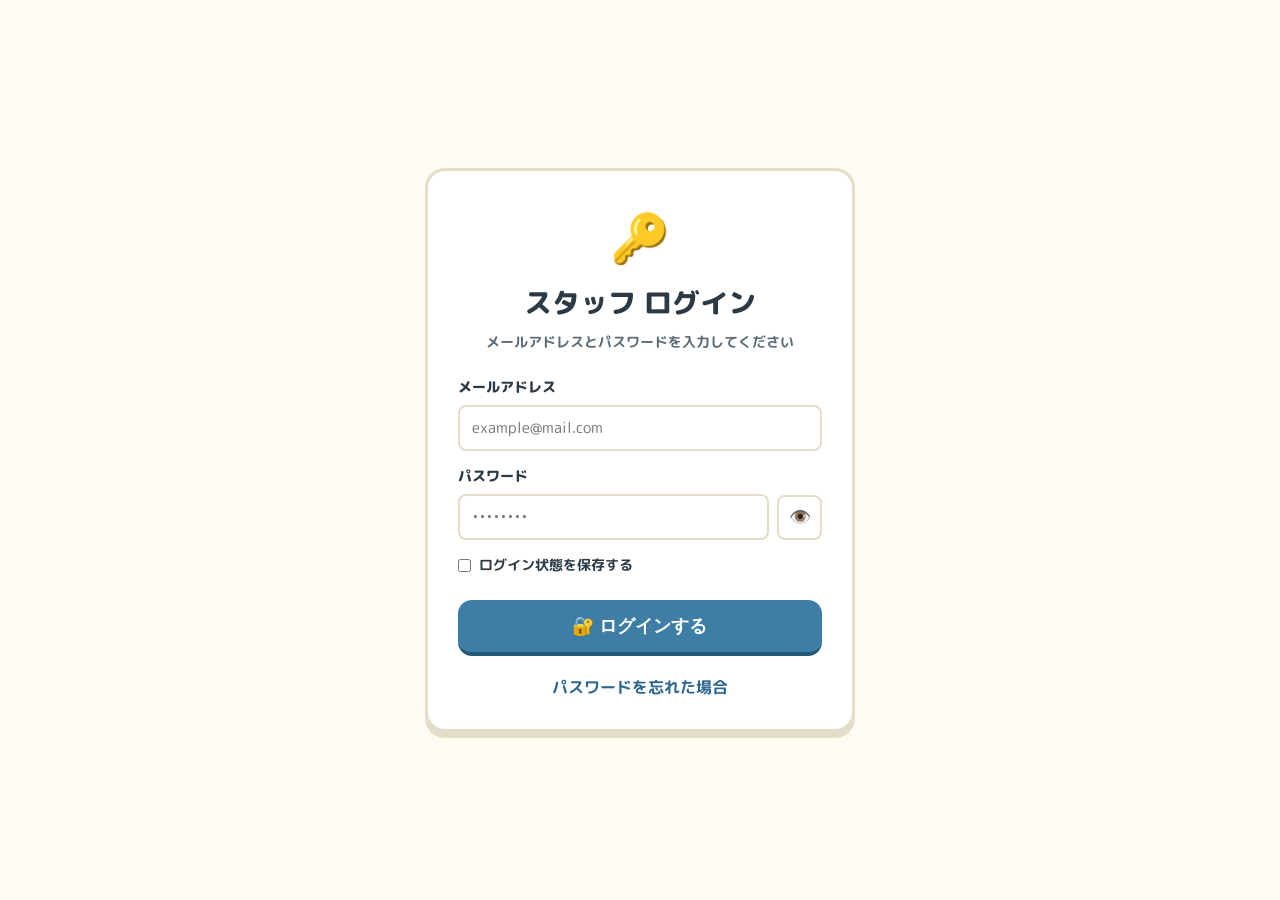
<file: target/classes/static/login.html>
<!DOCTYPE html>
<html lang="ja">
<head>
    <meta charset="UTF-8">
    <meta name="viewport" content="width=device-width, initial-scale=1.0">
    <title>スタッフ用 - ログイン画面</title>
    <link rel="stylesheet" href="login.css">
</head>
<body>

    <div id="app" class="login-page-container">
        
        <section class="card login-card">
            <div class="login-header">
                <span class="login-logo-emoji">🔑</span>
                <h2 class="login-title">スタッフ ログイン</h2>
                <p class="login-subtitle">メールアドレスとパスワードを入力してください</p>
            </div>

            <div id="login-error-msg" class="login-error-box" style="display: none;">
                ⚠️ メールアドレスかパスワードが間違っています
            </div>

            <form id="login-form" onsubmit="handleLogin(event)">
                
                <div class="form-row-group">
                    <label class="form-label-txt" for="login-email">メールアドレス</label>
                    <input type="email" id="login-email" class="standard-input" placeholder="example@mail.com" required autocomplete="email">
                </div>

                <div class="form-row-group" style="margin-top: 15px;">
                    <label class="form-label-txt" for="login-password">パスワード</label>
                    <div class="password-input-wrapper">
                        <input type="password" id="login-password" class="standard-input" placeholder="••••••••" required autocomplete="current-password">
                        <button type="button" class="btn-toggle-password" onclick="togglePasswordVisibility()">👁️</button>
                    </div>
                </div>

                <div class="login-options" style="margin-top: 15px;">
                    <label class="checkbox-label">
                        <input type="checkbox" id="remember-me"> ログイン状態を保存する
                    </label>
                </div>

                <div style="margin-top: 25px;">
                    <button type="submit" class="btn btn-blue" style="max-width: 100%; margin-bottom: 0;">
                        🔐 ログインする
                    </button>
                </div>

            </form>

            <div class="login-footer-links">
                <a href="#" class="login-link" onclick="alert('管理者にお問い合わせください')">パスワードを忘れた場合</a>
            </div>
        </section>

    </div>

    <script src="login.js"></script>
</body>
</html>
</file>
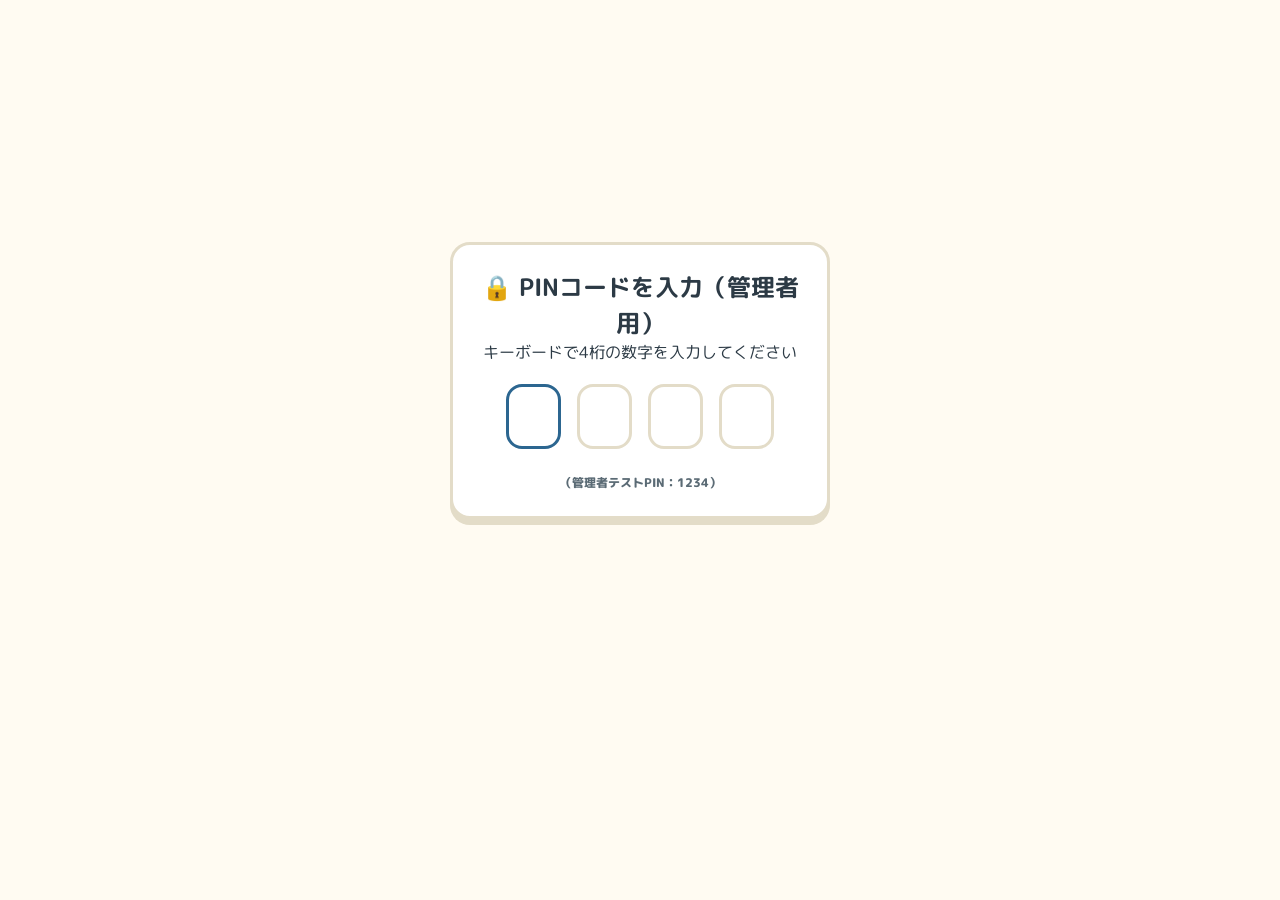
<file: target/classes/static/admin/admin.html>
<!DOCTYPE html>
<html lang="ja">
<head>
    <meta charset="UTF-8">
    <meta name="viewport" content="width=device-width, initial-scale=1.0">
    <title>タスク管理システム - 管理者画面</title>
    <link rel="stylesheet" href="admin.css">
    <script src="admin.js" defer></script>
</head>
<body>

    <div id="app">
        
        <div id="pin-screen" class="pin-screen-container">
            <div class="card pin-card">
                <h2 class="pin-title">🔒 PINコードを入力（管理者用）</h2>
                <p class="pin-subtitle">キーボードで4桁の数字を入力してください</p>
                
                <input type="password" id="hidden-pin-input" maxlength="4" inputmode="numeric" oninput="handlePinInput(event)">

                <div class="pin-display">
                    <div class="pin-box-slot active-focus" id="slot-0"></div>
                    <div class="pin-box-slot" id="slot-1"></div>
                    <div class="pin-box-slot" id="slot-2"></div>
                    <div class="pin-box-slot" id="slot-3"></div>
                </div>
                <p style="font-size:12px; color:var(--ink-soft); font-weight:800; margin-top: 25px;">（管理者テストPIN：1234）</p>
            </div>
        </div>

        <div id="main-screen" style="display: none;">
            <header>
                <div class="header-left"><div class="datetime-box">📝 タスク管理センター【管理者】</div></div>
                <div class="easy-settings">
                    <div class="current-user-trigger" onclick="logOut()">
                        <div id="current-user-avatar" class="user-avatar-circle">田</div>
                        <span id="current-user-name" class="user-name-txt">田中さん</span>
                    </div>
                </div>
            </header>

            <div class="grid-layout">
                <section class="card">
                    <h2 class="section-title">✍️ 新しいタスクを作る</h2>
                    <form onsubmit="createNewTask(event)">
                        <div class="form-row-group">
                            <label class="form-label-txt">タスクの大まかな内容（タイトル）</label>
                            <input type="text" id="task-title" class="standard-input" placeholder="例：レジの精算と現金確認" required>
                        </div>
                        <div class="form-row-group" style="margin-top:15px;">
                            <label class="form-label-txt">詳細な内容（メモ・手順）</label>
                            <textarea id="task-detail" class="standard-input" rows="4" placeholder="例：点検レシートを出して、金庫の額面と一致しているか数える。" required></textarea>
                        </div>
                        <button type="submit" class="btn-blue" style="margin-top:20px;">✨ タスクを登録する</button>
                    </form>
                </section>

                <div style="display:flex; flex-direction:column; gap:20px;">
                    <section class="card">
                        <h2 class="section-title" style="color: var(--shift-blue-dark);">⏳ やること一覧（未達成）</h2>
                        <div id="todo-list"></div>
                    </section>
                    <section class="card">
                        <h2 class="section-title" style="color: var(--pink-dark);">✅ 終了したタスク</h2>
                        <div id="done-list"></div>
                    </section>
                </div>
            </div>
        </div>
    </div>

</body>
</html>
</file>
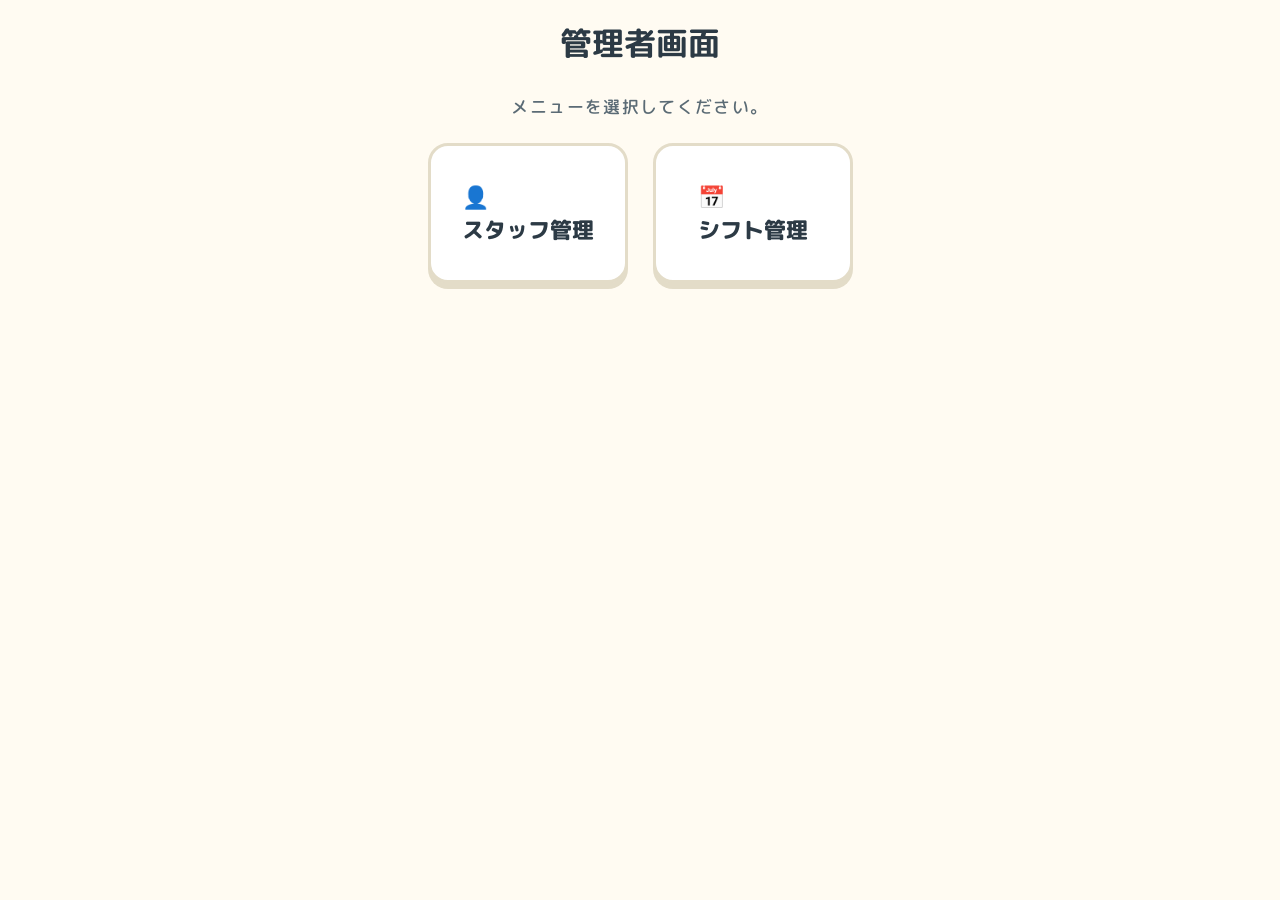
<file: target/classes/static/admin/index-admin.html>
<!DOCTYPE html>
<html lang="ja">
<head>
    <meta charset="UTF-8">
    <meta name="viewport" content="width=device-width, initial-scale=1.0">
    <title>管理者画面</title>
    <link rel="stylesheet" href="admin.css">
</head>
<body>

    <div class="container">

        <h1>管理者画面</h1>

        <p class="description">
            メニューを選択してください。
        </p>

        <div class="menu">

            <a href="staff.html" class="menu-button">
                👤<br>
                スタッフ管理
            </a>

            <a href="shift-make.html" class="menu-button">
                📅<br>
                シフト管理
            </a>

        </div>

    </div>

</body>
</html>
</file>
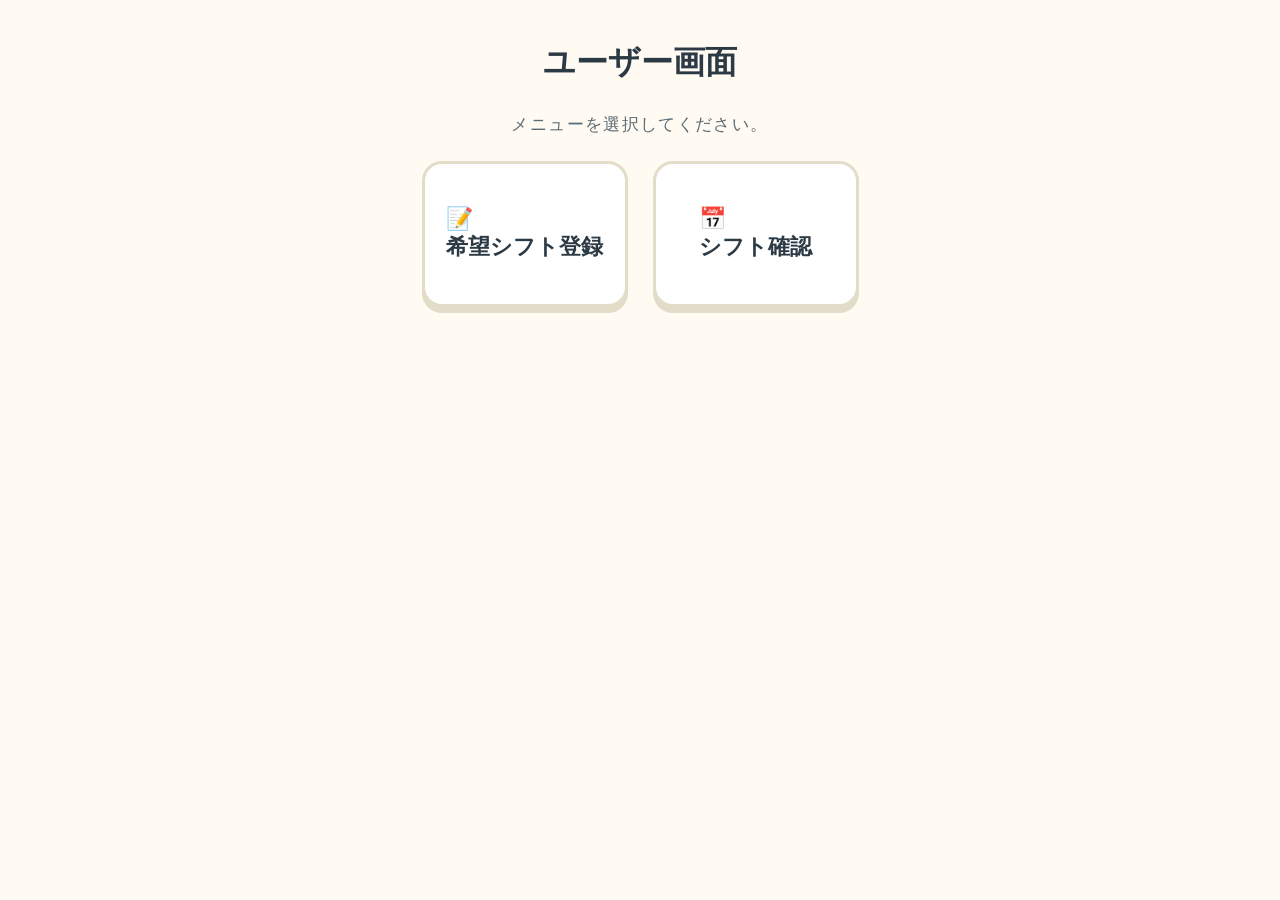
<file: target/classes/static/user/index-user.html>
<!DOCTYPE html>
<html lang="ja">
<head>
    <meta charset="UTF-8">
    <meta name="viewport" content="width=device-width, initial-scale=1.0">
    <title>ユーザー画面</title>
    <link rel="stylesheet" href="user.css">
</head>
<body>

    <div class="container">

        <h1>ユーザー画面</h1>

        <p class="description">
            メニューを選択してください。
        </p>

        <div class="menu">
            <a href="shift-request.html" class="menu-button">
                📝<br>
                希望シフト登録
            </a>

            <a href="" class="menu-button">
                📅<br>
                シフト確認
            </a>

        </div>

    </div>

</body>
</html>
</file>
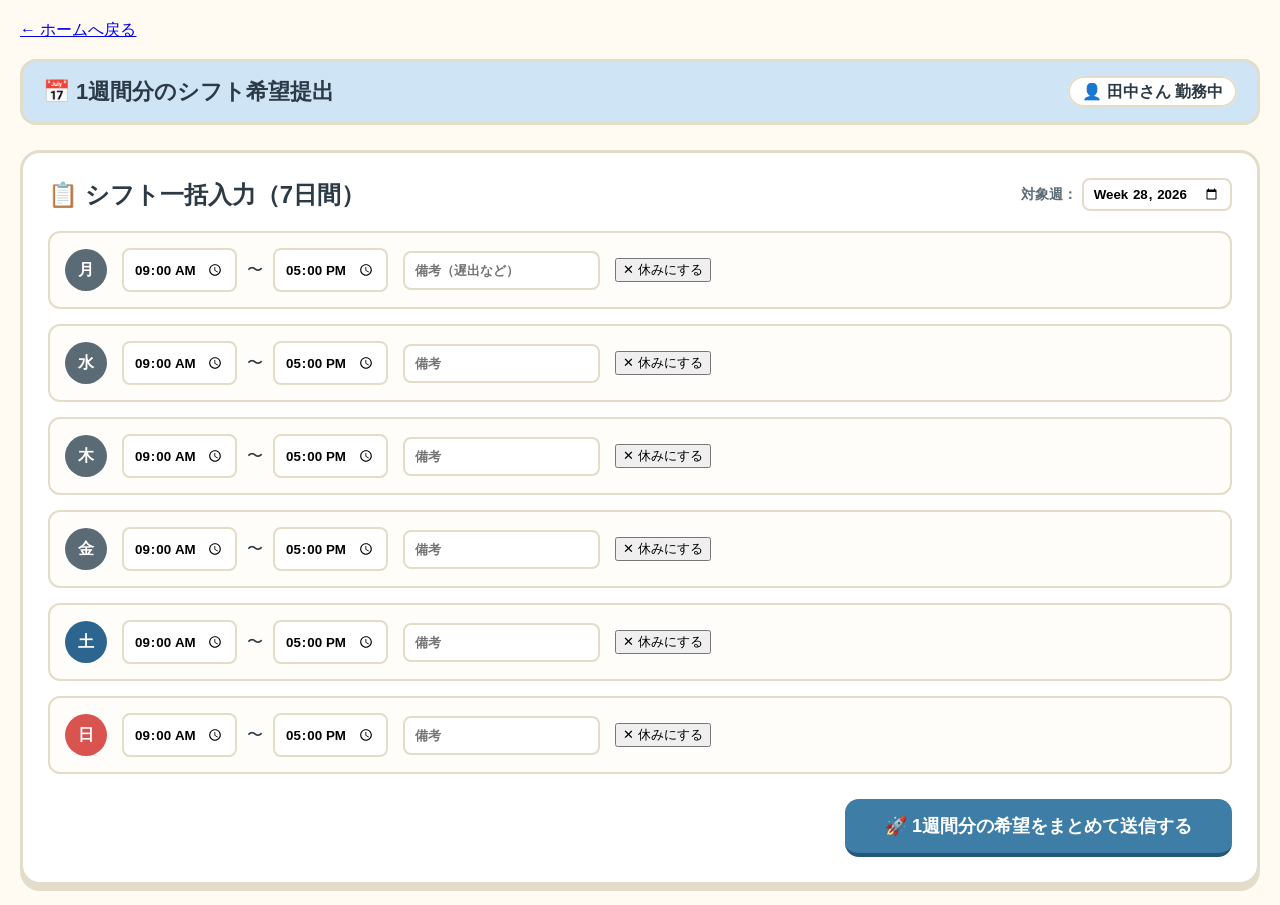
<file: target/classes/static/user/shift-request.html>
<!DOCTYPE html>
<html lang="ja">
<head>
    <meta charset="UTF-8">
    <meta name="viewport" content="width=device-width, initial-scale=1.0">
    <title>スタッフ用 - 1週間シフト希望提出</title>
    <link rel="stylesheet" href="user.css"> <!--[cite: 3] -->
</head>
<body>

    <div id="app"> <!--[cite: 3] -->

        <a href="index-user.html">← ホームへ戻る</a> <!--[cite: 3] -->
        <br><br> <!--[cite: 3] -->
        <header> <!--[cite: 3] -->
            <div class="header-left"> <!--[cite: 3] -->
                <div class="datetime-box"> <!--[cite: 3] -->
                    <span>📅 1週間分のシフト希望提出</span> <!--[cite: 3] -->
                </div>
            </div>
            
            <div class="easy-settings"> <!--[cite: 3] -->
                <span id="login-user-display" style="font-weight: 800; background: var(--white); padding: 5px 12px; border-radius: 20px; border: 2px solid var(--card-border);">👤 田中さん 勤務中</span> <!--[cite: 3] -->
            </div>
        </header> <!--[cite: 3] -->

        <main class="grid-layout" style="grid-template-columns: 1fr;"> <!--[cite: 3] -->
            
            <section class="card"> <!--[cite: 3] -->
                <div style="display: flex; justify-content: space-between; align-items: center; margin-bottom: 20px;"> <!--[cite: 3] -->
                    <h2 class="section-title title-blue" style="margin: 0;">📋 シフト一括入力（7日間）</h2> <!--[cite: 3] -->
                    <div> <!--[cite: 3] -->
                        <span style="font-weight: 700; font-size: 14px; color: var(--ink-soft);">対象週：</span> <!--[cite: 3] -->
                        <input type="week" id="target-week" class="standard-input" value="2026-W28" style="width: auto; padding: 6px 10px;"> <!--[cite: 3] -->
                    </div>
                </div>
                
                <form id="weekly-shift-form" onsubmit="submitWeeklyShift(event)"> <!--[cite: 3] -->
                    
                    <div class="weekly-rows-container"> <!--[cite: 3] -->
                        
                        <!-- 月曜日 -->
                        <div class="day-row" id="row-mon"> <!--[cite: 3] -->
                            <div class="day-badge mon">月</div> <!--[cite: 3] -->
                            <div class="time-inputs"> <!--[cite: 3] -->
                                <input type="time" class="standard-input start-t" value="09:00"> <!--[cite: 3] -->
                                <span class="range-split">〜</span> <!--[cite: 3] -->
                                <input type="time" class="standard-input end-t" value="17:00"> <!--[cite: 3] -->
                            </div>
                            <input type="text" class="standard-input row-memo" placeholder="備考（遅出など）"> <!--[cite: 3] -->
                            <!-- ★変更：this を渡す -->
                            <button type="button" class="btn-day-off" onclick="toggleDayOff('mon', this)">✕ 休みにする</button>
                        </div>

                       
                        <!-- 水曜日 -->
                        <div class="day-row" id="row-wed"> <!--[cite: 3] -->
                            <div class="day-badge wed">水</div> <!--[cite: 3] -->
                            <div class="time-inputs"> <!--[cite: 3] -->
                                <input type="time" class="standard-input start-t" value="09:00"> <!--[cite: 3] -->
                                <span class="range-split">〜</span> <!--[cite: 3] -->
                                <input type="time" class="standard-input end-t" value="17:00"> <!--[cite: 3] -->
                            </div>
                            <input type="text" class="standard-input row-memo" placeholder="備考"> <!--[cite: 3] -->
                            <button type="button" class="btn-day-off" onclick="toggleDayOff('wed', this)">✕ 休みにする</button>
                        </div>

                        <!-- 木曜日 -->
                        <div class="day-row" id="row-thu"> <!--[cite: 3] -->
                            <div class="day-badge thu">木</div> <!--[cite: 3] -->
                            <div class="time-inputs"> <!--[cite: 3] -->
                                <input type="time" class="standard-input start-t" value="09:00"> <!--[cite: 3] -->
                                <span class="range-split">〜</span> <!--[cite: 3] -->
                                <input type="time" class="standard-input end-t" value="17:00"> <!--[cite: 3] -->
                            </div>
                            <input type="text" class="standard-input row-memo" placeholder="備考"> <!--[cite: 3] -->
                            <button type="button" class="btn-day-off" onclick="toggleDayOff('thu', this)">✕ 休みにする</button>
                        </div>

                        <!-- 金曜日 -->
                        <div class="day-row" id="row-fri"> <!--[cite: 3] -->
                            <div class="day-badge fri">金</div> <!--[cite: 3] -->
                            <div class="time-inputs"> <!--[cite: 3] -->
                                <input type="time" class="standard-input start-t" value="09:00"> <!--[cite: 3] -->
                                <span class="range-split">〜</span> <!--[cite: 3] -->
                                <input type="time" class="standard-input end-t" value="17:00"> <!--[cite: 3] -->
                            </div>
                            <input type="text" class="standard-input row-memo" placeholder="備考"> <!--[cite: 3] -->
                            <button type="button" class="btn-day-off" onclick="toggleDayOff('fri', this)">✕ 休みにする</button>
                        </div>

                        <!-- 土曜日 -->
                        <div class="day-row" id="row-sat"> <!--[cite: 3] -->
                            <div class="day-badge sat">土</div> <!--[cite: 3] -->
                            <div class="time-inputs"> <!--[cite: 3] -->
                                <input type="time" class="standard-input start-t" value="09:00"> <!--[cite: 3] -->
                                <span class="range-split">〜</span> <!--[cite: 3] -->
                                <input type="time" class="standard-input end-t" value="17:00"> <!--[cite: 3] -->
                            </div>
                            <input type="text" class="standard-input row-memo" placeholder="備考"> <!--[cite: 3] -->
                            <button type="button" class="btn-day-off" onclick="toggleDayOff('sat', this)">✕ 休みにする</button>
                        </div>

                        <!-- 日曜日 -->
                        <div class="day-row" id="row-sun"> <!--[cite: 3] -->
                            <div class="day-badge sun">日</div> <!--[cite: 3] -->
                            <div class="time-inputs"> <!--[cite: 3] -->
                                <input type="time" class="standard-input start-t" value="09:00"> <!--[cite: 3] -->
                                <span class="range-split">〜</span> <!--[cite: 3] -->
                                <input type="time" class="standard-input end-t" value="17:00"> <!--[cite: 3] -->
                            </div>
                            <input type="text" class="standard-input row-memo" placeholder="備考"> <!--[cite: 3] -->
                            <button type="button" class="btn-day-off" onclick="toggleDayOff('sun', this)">✕ 休みにする</button>
                        </div>

                    </div>

                    <div style="margin-top: 25px; text-align: right;"> <!--[cite: 3] -->
                        <button type="submit" class="btn btn-blue" style="width: auto; padding: 15px 40px; display: inline-block;"> <!--[cite: 3] -->
                            🚀 1週間分の希望をまとめて送信する <!--[cite: 3] -->
                        </button> <!--[cite: 3] -->
                    </div> <!--[cite: 3] -->

                </form> <!--[cite: 3] -->
            </section> <!--[cite: 3] -->
            
        </main> <!--[cite: 3] -->

    </div> <!--[cite: 3] -->

    <script src="shift-request.js"></script> <!--[cite: 3] -->
</body> <!--[cite: 3] -->
</html> <!--[cite: 3] -->
</file>
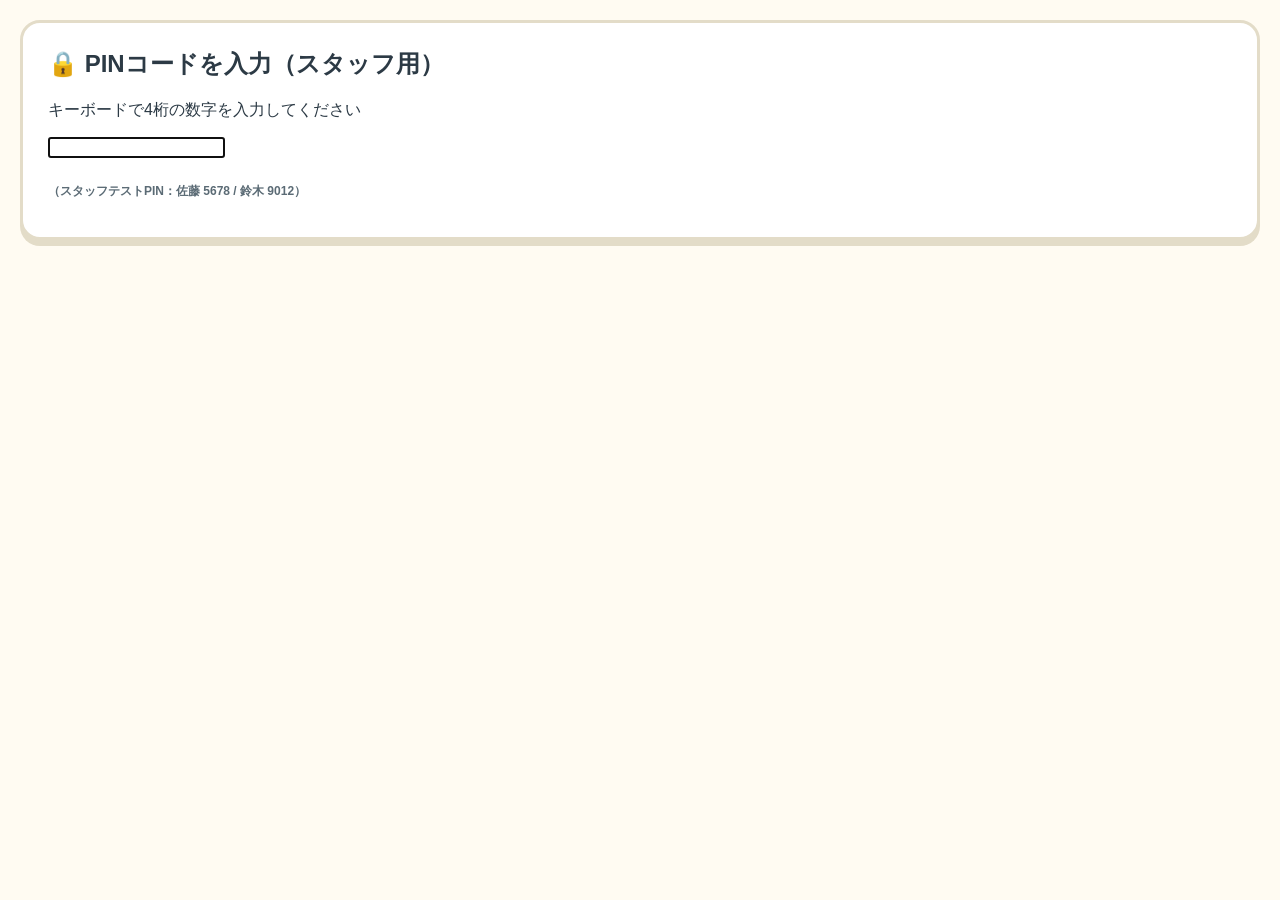
<file: target/classes/static/user/user.html>
<!DOCTYPE html>
<html lang="ja">
<head>
    <meta charset="UTF-8">
    <meta name="viewport" content="width=device-width, initial-scale=1.0">
    <title>タスク管理システム - スタッフ画面</title>
    <link rel="stylesheet" href="user.css">
    <script src="user.js" defer></script>
</head>
<body>

    <div id="app">
        
        <div id="pin-screen" class="pin-screen-container">
            <div class="card pin-card">
                <h2 class="pin-title">🔒 PINコードを入力（スタッフ用）</h2>
                <p class="pin-subtitle">キーボードで4桁の数字を入力してください</p>
                
                <input type="password" id="hidden-pin-input" maxlength="4" inputmode="numeric" oninput="handlePinInput(event)">

                <div class="pin-display">
                    <div class="pin-box-slot active-focus" id="slot-0"></div>
                    <div class="pin-box-slot" id="slot-1"></div>
                    <div class="pin-box-slot" id="slot-2"></div>
                    <div class="pin-box-slot" id="slot-3"></div>
                </div>
                <p style="font-size:12px; color:var(--ink-soft); font-weight:800; margin-top: 25px;">（スタッフテストPIN：佐藤 5678 / 鈴木 9012）</p>
            </div>
        </div>

        <div id="main-screen" style="display: none;">
            <header>
                <div class="header-left"><div class="datetime-box">📝 タスク管理センター</div></div>
                <div class="easy-settings">
                    <div class="current-user-trigger" onclick="logOut()">
                        <div id="current-user-avatar" class="user-avatar-circle">佐</div>
                        <span id="current-user-name" class="user-name-txt">佐藤さん</span>
                    </div>
                </div>
            </header>

            <div style="display: flex; flex-direction: column; gap: 25px;">
                <section class="card">
                    <h2 class="section-title" style="color: var(--shift-blue-dark);">⏳ やること一覧（未達成）</h2>
                    <div id="todo-list"></div>
                </section>
                <section class="card">
                    <h2 class="section-title" style="color: var(--pink-dark);">✅ 終了したタスク</h2>
                    <div id="done-list"></div>
                </section>
            </div>
        </div>
    </div>

</body>
</html>
</file>
<file: target/classes/static/login.css>
@import url('https://fonts.googleapis.com/css2?family=M+PLUS+Rounded+1c:wght@400;500;700;800&display=swap');

/* ===============================
   共通設定
================================= */

:root {
    --cream: #FFFBF2;
    --white: #FFFFFF;
    --card-border: #E3DCC8;

    --shift-blue-dark: #2C6690;
    --shift-blue-btn: #3E7DA6;

    --ink: #2C3A45;
    --ink-soft: #5B6B75;

    --danger: #D9534F;
}

* {
    margin: 0;
    padding: 0;
    box-sizing: border-box;
}

body {
    font-family: 'M PLUS Rounded 1c', sans-serif;
    background-color: var(--cream);
    color: var(--ink);
    min-height: 100vh;
}

/* ===============================
   ログイン画面全体
================================= */

.login-page-container {
    display: flex;
    justify-content: center;
    align-items: center;
    min-height: 100vh;
    padding: 20px;
}

/* ===============================
   カード
================================= */

.card {
    background: var(--white);
    border: 3px solid var(--card-border);
    border-radius: 20px;
    padding: 30px;
    box-shadow: 0 6px 0 var(--card-border);
}

.login-card {
    width: 100%;
    max-width: 430px;
}

/* ===============================
   タイトル
================================= */

.login-header {
    text-align: center;
    margin-bottom: 25px;
}

.login-logo-emoji {
    display: block;
    font-size: 48px;
    margin-bottom: 10px;
}

.login-title {
    font-size: 28px;
    font-weight: 800;
    margin-bottom: 8px;
}

.login-subtitle {
    color: var(--ink-soft);
    font-size: 14px;
    font-weight: 700;
}

/* ===============================
   エラーメッセージ
================================= */

.login-error-box {
    background: #FDECEC;
    color: var(--danger);
    border: 2px solid var(--danger);
    border-radius: 10px;
    padding: 12px;
    margin-bottom: 20px;
    font-weight: 700;
    text-align: center;
}

/* ===============================
   入力フォーム
================================= */

.form-row-group {
    display: flex;
    flex-direction: column;
    gap: 8px;
}

.form-label-txt {
    font-size: 14px;
    font-weight: 800;
}

.standard-input {
    width: 100%;
    padding: 10px 12px;
    border: 2px solid var(--card-border);
    border-radius: 8px;
    font-size: 15px;
    font-family: inherit;
    color: var(--ink);
}

.standard-input:focus {
    outline: none;
    border-color: var(--shift-blue-dark);
}

/* ===============================
   パスワード
================================= */

.password-input-wrapper {
    display: flex;
    gap: 8px;
    align-items: center;
}

.password-input-wrapper .standard-input {
    flex: 1;
}

.btn-toggle-password {
    width: 45px;
    height: 45px;
    border: 2px solid var(--card-border);
    border-radius: 8px;
    background: var(--white);
    cursor: pointer;
    font-size: 18px;
}

.btn-toggle-password:hover {
    background: #f5f5f5;
}

/* ===============================
   チェックボックス
================================= */

.login-options {
    margin-top: 15px;
}

.checkbox-label {
    display: flex;
    align-items: center;
    gap: 8px;
    font-size: 14px;
    font-weight: 700;
}

.checkbox-label input {
    width: auto;
}

/* ===============================
   ボタン
================================= */

.btn {
    width: 100%;
    padding: 14px;
    border: none;
    border-radius: 14px;
    cursor: pointer;
    font-size: 18px;
    font-weight: 800;
    transition: 0.15s;
}

.btn:hover {
    opacity: 0.95;
}

.btn:active {
    transform: translateY(2px);
}

.btn-blue {
    background: var(--shift-blue-btn);
    color: var(--white);
    border-bottom: 4px solid #24587A;
}

/* ===============================
   フッター
================================= */

.login-footer-links {
    margin-top: 20px;
    text-align: center;
}

.login-link {
    color: var(--shift-blue-dark);
    text-decoration: none;
    font-weight: 700;
}

.login-link:hover {
    text-decoration: underline;
}

/* ===============================
   スマホ対応
================================= */

@media (max-width: 600px) {

    .login-card {
        padding: 24px;
    }

    .login-title {
        font-size: 24px;
    }

    .btn {
        font-size: 16px;
    }
}
</file>
<file: target/classes/static/admin/admin.css>
@import url('https://fonts.googleapis.com/css2?family=M+PLUS+Rounded+1c:wght@400;500;700;800&display=swap');


/* =========================
   Color Variables
========================= */
:root {
    --cream: #FFFBF2;
    --white: #FFF;

    --card-border: #E3DCC8;

    --header-yellow: #EAF0BE;

    --shift-blue: #CFE4F5;
    --shift-blue-dark: #2C6690;
    --shift-blue-btn: #3E7DA6;

    --pink-dark: #9A3C60;

    --ink: #2C3A45;
    --ink-soft: #5B6B75;

    --danger: #D9534F;
}

h1 {
    text-align: center;
    margin-bottom: 25px;
}



/* =========================
   Reset / Base
========================= */
* {
    margin: 0;
    padding: 0;
    box-sizing: border-box;
}


body {
    font-family: 'M PLUS Rounded 1c', sans-serif;
    background: var(--cream);
    color: var(--ink);
    padding: 20px;
}


.container,
#app {
    max-width: 1200px;
    margin: 0 auto;
}


/* =========================
   Header
========================= */
header {
    display: flex;
    justify-content: space-between;
    align-items: center;

    background: var(--white);
    border: 3px solid var(--card-border);
    border-radius: 24px;

    padding: 15px 20px;
    margin-bottom: 20px;

    box-shadow: 0 4px 0 var(--card-border);
}

/* =========================
   Description Text
========================= */
.description {
    text-align: center;

    margin: 20px 0;

    color: var(--ink-soft);

    font-size: 17px;

    font-weight: 500;

    letter-spacing: 0.08em;

    line-height: 1.8;
}


/* =========================
   Card Layout
========================= */
.card {
    background: var(--white);

    border: 3px solid var(--card-border);
    border-radius: 20px;

    padding: 24px;

    box-shadow: 0 6px 0 var(--card-border);
}


.grid-layout {
    display: grid;
    grid-template-columns: 1fr 1fr;
    gap: 24px;
}


@media (max-width: 768px) {
    .grid-layout {
        grid-template-columns: 1fr;
    }
}


.section-title {
    font-size: 20px;
    font-weight: 800;
    margin-bottom: 18px;
}


.form-section,
.list-section {
    margin-top: 30px;
}


/* =========================
   Form
========================= */
.input-group,
.form-row-group {
    display: flex;
    flex-direction: column;
    gap: 6px;

    margin-bottom: 15px;
}


label,
.form-label-txt {
    font-weight: 700;
}


input,
textarea,
select,
.standard-input {
    width: 100%;

    padding: 10px;

    border: 2px solid var(--card-border);
    border-radius: 8px;

    font-family: inherit;
}


/* =========================
   Button
========================= */
button,
.btn-blue {
    background: var(--shift-blue-btn);

    color: white;

    border: none;
    border-radius: 10px;

    padding: 12px 18px;

    font-weight: 700;

    cursor: pointer;
}


button:hover,
.btn-blue:hover {
    opacity: 0.9;
}


.solve-button {
    width: 100%;
}


/* =========================
   Table
========================= */
table {
    width: 100%;

    border-collapse: collapse;

    margin-top: 15px;
}


th,
td {
    border: 1px solid #ddd;

    padding: 10px;

    text-align: center;
}


th {
    background: var(--shift-blue);
}


/* =========================
   Menu
========================= */
.menu {

    display:flex;

    justify-content:center;

    gap:25px;

    flex-wrap:wrap;

}


.menu-button {

    width:200px;

    height:140px;

    background:white;

    border:3px solid var(--card-border);

    border-radius:20px;

    display:flex;

    justify-content:center;

    align-items:center;

    flex-direction:column;


    color:var(--ink);

    text-decoration:none;

    font-size:22px;

    font-weight:800;


    box-shadow:0 6px 0 var(--card-border);

    transition:.2s;

}


/* =========================
   PIN Screen
========================= */
.pin-screen-container {
    display: flex;

    justify-content: center;
    align-items: center;

    min-height: 80vh;
}


.pin-card {
    position: relative;

    max-width: 380px;

    width: 100%;

    text-align: center;
}


#hidden-pin-input {
    position: absolute;

    inset: 0;

    opacity: 0;
}


.pin-display {
    display: flex;

    justify-content: center;

    gap: 16px;

    margin-top: 20px;
}


.pin-box-slot {
    width: 55px;
    height: 65px;

    border: 3px solid var(--card-border);

    border-radius: 16px;

    display: flex;

    justify-content: center;
    align-items: center;

    background: var(--white);
}


.active-focus {
    border-color: var(--shift-blue-dark);
}


/* =========================
   User Menu
========================= */
.current-user-trigger {
    display: flex;

    align-items: center;

    gap: 10px;

    padding: 6px 16px;

    border: 2px solid var(--card-border);

    border-radius: 30px;

    cursor: pointer;
}


.user-avatar-circle {
    width: 32px;
    height: 32px;

    border-radius: 50%;

    display: flex;

    justify-content: center;
    align-items: center;

    background: var(--shift-blue-dark);

    color: white;

    font-weight: 800;
}


/* =========================
   Task List
========================= */
.task-item-box {
    background: #FFFDF9;

    border: 2px solid var(--card-border);

    border-radius: 16px;

    padding: 15px;

    margin-bottom: 15px;
}


.task-item-header {
    display: flex;

    justify-content: space-between;

    align-items: center;
}


.task-item-title {
    font-weight: 800;
}


.task-item-detail {
    margin-top: 10px;

    padding: 10px;

    border-left: 4px solid var(--card-border);

    background: #FAF6ED;
}


#done-list .task-item-box {
    opacity: 0.7;
}


/* =========================
   Shift Weekly Setting
========================= */
.weekly-rows-container {
    display: flex;

    flex-direction: column;

    gap: 15px;
}


.day-row {
    display: flex;

    align-items: center;

    gap: 15px;

    padding: 15px;

    border: 2px solid var(--card-border);

    border-radius: 12px;

    background: #FFFDF9;
}


.day-badge {
    width: 40px;
    height: 40px;

    border-radius: 50%;

    display: flex;

    justify-content: center;
    align-items: center;

    color: white;

    font-weight: 800;

    background: var(--ink-soft);
}


.day-badge.sat {
    background: var(--shift-blue-dark);
}


.day-badge.sun {
    background: var(--danger);
}


.btn-day-off {
    margin-left: auto;

    background: var(--danger);

    color: white;

    border: none;

    border-radius: 8px;

    padding: 8px 16px;
}


.btn-day-off.revert {
    background: var(--shift-blue-btn);
}


/* =========================
   Helper Text
========================= */
.hint {
    display: block;

    margin-top: 10px;

    color: var(--ink-soft);
}

input[type="checkbox"] {
    width: auto;
    padding: 0;
    margin: 0;
}
</file>
<file: target/classes/static/user/user.css>
/* =====================================
   user.css
   スタッフ画面用CSS
   ===================================== */


/* ---------- 共通カラー ---------- */

:root {
    --cream: #FFFBF2;
    --shift-blue: #CFE4F5;
    --shift-blue-dark: #2C6690;
    --shift-blue-btn: #3E7DA6;

    --card-border: #E3DCC8;
    --white: #FFFFFF;

    --ink: #2C3A45;
    --ink-soft: #5B6B75;

    --danger: #D9534F;
}


/* ---------- 基本設定 ---------- */

body {
    font-family: 'M PLUS Rounded 1c', sans-serif;
    margin: 0;
    padding: 20px;
    background-color: var(--cream);
    color: var(--ink);
}

.description {
    text-align: center;

    margin: 20px 0;

    color: var(--ink-soft);

    font-size: 17px;

    font-weight: 500;

    letter-spacing: 0.08em;

    line-height: 1.8;
}

.container {
    max-width: 1000px;
    margin: 0 auto;
}


h1 {
    text-align: center;
    margin-bottom: 25px;
}


h2 {
    margin-top: 0;
}


/* ---------- カード ---------- */

.card {
    background: var(--white);
    border: 3px solid var(--card-border);
    border-radius: 20px;
    padding: 25px;
    box-shadow: 0 6px 0 var(--card-border);
}


/* ---------- ヘッダー ---------- */

header {

    display: flex;
    justify-content: space-between;
    align-items: center;

    background: var(--shift-blue);

    padding: 15px 20px;

    border-radius: 16px;

    border: 3px solid var(--card-border);

    margin-bottom: 25px;
}


.datetime-box {

    font-size: 22px;

    font-weight: 800;

}


/* ---------- ユーザー表示 ---------- */

.current-user-trigger {

    display: flex;

    align-items: center;

    gap: 10px;

    background: white;

    padding: 8px 15px;

    border-radius: 25px;

    border: 2px solid var(--card-border);

}


.user-avatar-circle {

    width: 38px;

    height: 38px;

    border-radius: 50%;

    display: flex;

    justify-content: center;

    align-items: center;

    background: var(--shift-blue-dark);

    color:white;

    font-weight:800;

}


.user-name-txt {

    font-weight:800;

}


/* ---------- ボタン ---------- */


.btn {

    width:100%;

    padding:14px;

    font-size:18px;

    font-weight:800;

    border:none;

    border-radius:14px;

    cursor:pointer;

}


.btn-blue {

    background-color:var(--shift-blue-btn);

    color:white;

    border-bottom:4px solid #24587A;

}


.btn-blue:active {

    transform:translateY(3px);

}



/* ---------- メニュー画面 ---------- */


.menu {

    display:flex;

    justify-content:center;

    gap:25px;

    flex-wrap:wrap;

}


.menu-button {

    width:200px;

    height:140px;

    background:white;

    border:3px solid var(--card-border);

    border-radius:20px;

    display:flex;

    justify-content:center;

    align-items:center;

    flex-direction:column;


    color:var(--ink);

    text-decoration:none;

    font-size:22px;

    font-weight:800;


    box-shadow:0 6px 0 var(--card-border);

    transition:.2s;

}


.menu-button:hover {

    transform:translateY(-3px);

}



/* ---------- 希望シフト入力 ---------- */


.weekly-rows-container {

    display:flex;

    flex-direction:column;

    gap:15px;

}



.day-row {

    display:flex;

    align-items:center;

    gap:15px;


    padding:15px;


    background:#FFFDF9;

    border:2px solid var(--card-border);

    border-radius:12px;

}



.day-badge {

    width:42px;

    height:42px;

    border-radius:50%;


    display:flex;

    justify-content:center;

    align-items:center;


    color:white;

    font-weight:800;

}


.day-badge.mon,
.day-badge.tue,
.day-badge.wed,
.day-badge.thu,
.day-badge.fri {

    background:var(--ink-soft);

}


.day-badge.sat {

    background:var(--shift-blue-dark);

}


.day-badge.sun {

    background:var(--danger);

}



/* 時間入力 */

.time-inputs {

    display:flex;

    align-items:center;

    gap:10px;

}



.standard-input {

    padding:10px;

    border:2px solid var(--card-border);

    border-radius:8px;

    font-family:inherit;

    font-weight:700;

}


/* 休み */

.day-row.is-off {

    background:#EEEEEE;

    opacity:.6;

}


.day-row.is-off .standard-input {

    background:#DDDDDD;

}



/* ---------- 確定シフト表示 ---------- */


.shift-board-container {

    background:#FFFDF9;

    border:2px solid var(--card-border);

    border-radius:14px;

    padding:15px;

}



.timeline-wrapper {

    display:flex;

    gap:15px;

}



.time-axis {

    height:440px;

    display:flex;

    flex-direction:column;

    justify-content:space-between;


    font-weight:800;

}



.shift-bars-area {

    position:relative;

    height:440px;

    flex:1;


    background-image:

    linear-gradient(#EEE 1px, transparent 1px);


    background-size:100% 40px;

}



/* スタッフの勤務バー */

.staff-bar {

    width:65px;

    border-radius:30px;


    display:flex;

    flex-direction:column;

    align-items:center;


    padding-top:8px;


    position:absolute;


    background:var(--shift-blue);


    border:2px solid white;


    box-shadow:0 4px 0 rgba(0,0,0,0.1);

}



.staff-icon {

    width:32px;

    height:32px;

    border-radius:50%;


    background:white;


    display:flex;

    justify-content:center;

    align-items:center;


    font-weight:800;

}



.staff-name {

    writing-mode:vertical-rl;

    margin-top:8px;

    font-weight:800;

    letter-spacing:2px;

}



/* ---------- スマホ対応 ---------- */


@media(max-width:768px){


    header {

        flex-direction:column;

        gap:15px;

    }



    .day-row {

        flex-direction:column;

        align-items:flex-start;

    }



    .time-inputs {

        width:100%;

    }



    .menu {

        flex-direction:column;

        align-items:center;

    }


}
</file>
